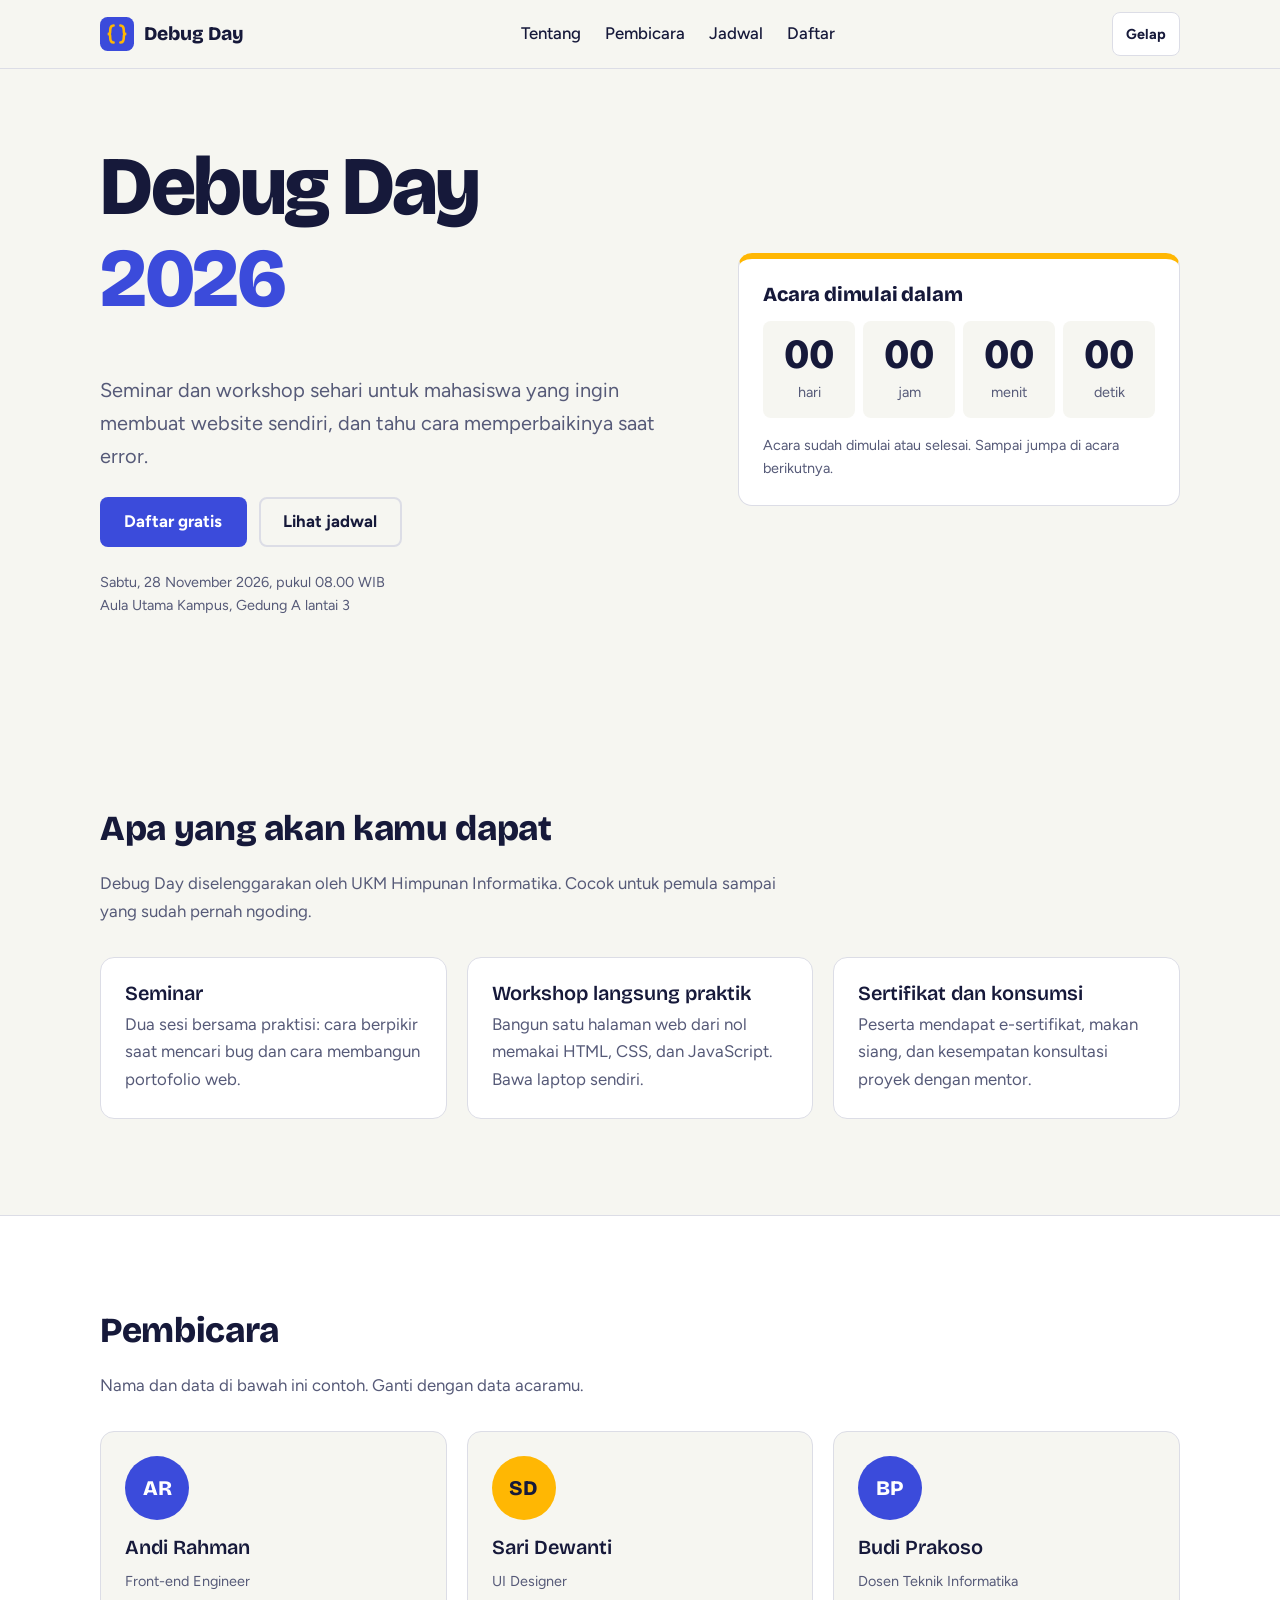
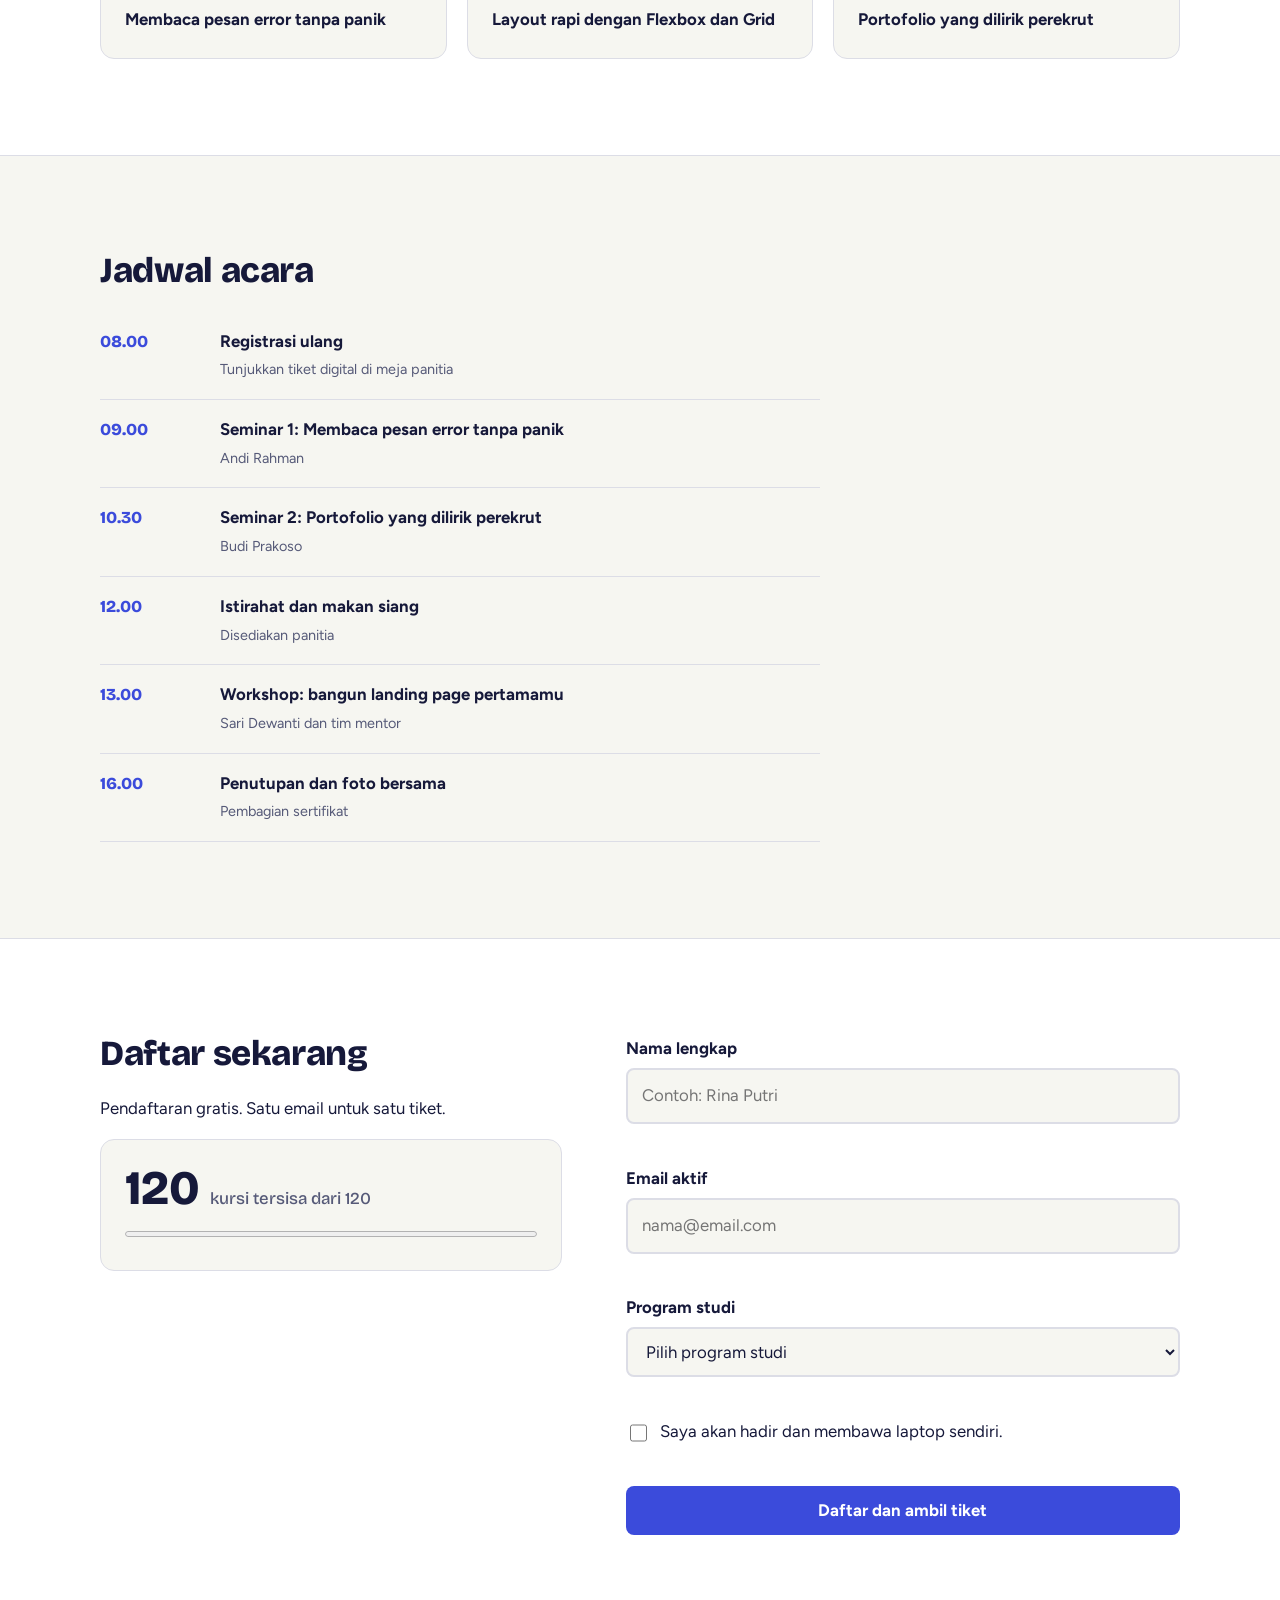
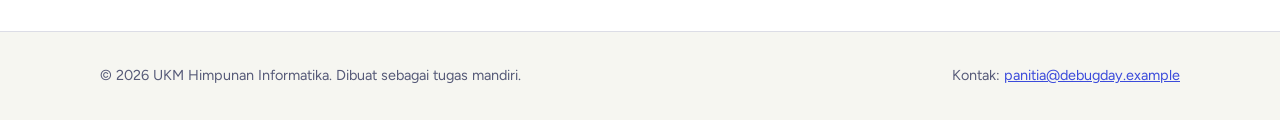
<file: index.html>
<!DOCTYPE html>
<html lang="id">
<head>
  <meta charset="UTF-8">
  <meta name="viewport" content="width=device-width, initial-scale=1">
  <meta name="description" content="Debug Day 2026: seminar dan workshop web development untuk mahasiswa, diselenggarakan oleh UKM Himpunan Informatika.">
  <title>Debug Day 2026 | Seminar &amp; Workshop Web Development</title>

  <!-- Font: Bricolage Grotesque (judul) + Figtree (isi). Ada fallback jika offline. -->
  <link rel="preconnect" href="https://fonts.googleapis.com">
  <link rel="preconnect" href="https://fonts.gstatic.com" crossorigin>
  <link href="https://fonts.googleapis.com/css2?family=Bricolage+Grotesque:opsz,wght@12..96,600;12..96,800&family=Figtree:wght@400;500;700&display=swap" rel="stylesheet">

  <style>
    /* ============================================================
       1. DESIGN TOKENS: palet warna, tipografi, jarak
       ============================================================ */
    :root {
      /* Palet warna (terang) */
      --bg: #F6F6F1;
      --surface: #FFFFFF;
      --ink: #16193A;
      --muted: #565A78;
      --primary: #3B4BDB;
      --on-primary: #FFFFFF;
      --accent: #FFB703;
      --on-accent: #16193A;
      --line: #DCDDE6;
      --danger: #B3261E;
      --success: #1B7F4B;

      /* Tipografi */
      --font-head: "Bricolage Grotesque", "Segoe UI", system-ui, sans-serif;
      --font-body: "Figtree", "Segoe UI", system-ui, sans-serif;

      /* Skala ukuran teks */
      --text-sm: 0.9rem;
      --text-base: 1.05rem;
      --text-lg: 1.25rem;
      --text-xl: clamp(1.6rem, 3vw, 2.2rem);
      --text-hero: clamp(2.6rem, 8vw, 5.2rem);

      /* Jarak & bentuk */
      --space: 1rem;
      --section-y: clamp(3.5rem, 8vw, 6rem);
      --radius: 14px;
      --radius-sm: 8px;
      --maxw: 1080px;
    }

    /* Palet warna (gelap), diaktifkan lewat tombol toggle */
    [data-theme="dark"] {
      --bg: #11132B;
      --surface: #1B1E3F;
      --ink: #EEF0FF;
      --muted: #A7ABCB;
      --primary: #939DFF;
      --on-primary: #11132B;
      --accent: #FFC933;
      --on-accent: #11132B;
      --line: #2E3262;
      --danger: #FF8A80;
      --success: #6FD9A0;
    }

    /* ============================================================
       2. RESET & DASAR
       ============================================================ */
    *, *::before, *::after { box-sizing: border-box; }
    html { scroll-behavior: smooth; scroll-padding-top: 5rem; }
    body {
      margin: 0;
      font-family: var(--font-body);
      font-size: var(--text-base);
      line-height: 1.65;
      color: var(--ink);
      background: var(--bg);
      transition: background-color .25s, color .25s;
    }
    img { max-width: 100%; display: block; }
    h1, h2, h3 { font-family: var(--font-head); line-height: 1.1; margin: 0 0 .6em; }
    h2 { font-size: var(--text-xl); font-weight: 800; letter-spacing: -0.01em; }
    h3 { font-size: var(--text-lg); font-weight: 600; }
    p { margin: 0 0 1em; max-width: 62ch; }
    a { color: var(--primary); }

    :focus-visible { outline: 3px solid var(--accent); outline-offset: 3px; border-radius: 4px; }

    .container { width: min(100% - 2rem, var(--maxw)); margin-inline: auto; }
    section { padding-block: var(--section-y); }
    .section-intro { color: var(--muted); margin-bottom: 2rem; }
    .skip-link {
      position: absolute; left: -999px; top: 0; background: var(--accent);
      color: var(--on-accent); padding: .6rem 1rem; z-index: 100;
    }
    .skip-link:focus { left: 0; }

    /* ============================================================
       3. KOMPONEN: tombol
       ============================================================ */
    .btn {
      display: inline-flex; align-items: center; justify-content: center;
      font: 700 var(--text-base)/1 var(--font-body);
      padding: .9rem 1.4rem; border-radius: var(--radius-sm);
      border: 2px solid transparent; cursor: pointer; text-decoration: none;
      transition: transform .15s, background-color .2s;
    }
    .btn:active { transform: translateY(1px); }
    .btn-primary { background: var(--primary); color: var(--on-primary); }
    .btn-primary:hover { filter: brightness(1.08); }
    .btn-primary:disabled { opacity: .5; cursor: not-allowed; }
    .btn-outline { background: transparent; color: var(--ink); border-color: var(--line); }
    .btn-outline:hover { border-color: var(--primary); }

    /* ============================================================
       4. HEADER & NAVIGASI (Flexbox)
       ============================================================ */
    .site-header {
      position: sticky; top: 0; z-index: 50;
      background: color-mix(in srgb, var(--bg) 92%, transparent);
      backdrop-filter: blur(8px);
      border-bottom: 1px solid var(--line);
    }
    .nav-bar {
      display: flex; align-items: center; justify-content: space-between;
      gap: 1rem; padding-block: .75rem;
    }
    .brand {
      display: flex; align-items: center; gap: .6rem;
      font-family: var(--font-head); font-weight: 800; font-size: 1.2rem;
      color: var(--ink); text-decoration: none;
    }
    .brand img { width: 34px; height: 34px; }
    .nav-menu { display: flex; align-items: center; gap: 1.5rem; list-style: none; margin: 0; padding: 0; }
    .nav-menu a { color: var(--ink); text-decoration: none; font-weight: 500; }
    .nav-menu a:hover { color: var(--primary); }
    .nav-actions { display: flex; align-items: center; gap: .5rem; }
    .icon-btn {
      background: var(--surface); color: var(--ink);
      border: 1px solid var(--line); border-radius: var(--radius-sm);
      min-width: 44px; height: 44px; font: 700 var(--text-sm)/1 var(--font-body);
      cursor: pointer; padding: 0 .8rem;
    }
    .icon-btn:hover { border-color: var(--primary); }
    .menu-toggle { display: none; }

    /* ============================================================
       5. HERO (Grid 2 kolom)
       ============================================================ */
    .hero { padding-top: clamp(2.5rem, 6vw, 4.5rem); }
    .hero-grid {
      display: grid; grid-template-columns: 1.3fr 1fr;
      gap: clamp(1.5rem, 5vw, 4rem); align-items: center;
    }
    .hero h1 { font-size: var(--text-hero); font-weight: 800; letter-spacing: -0.03em; }
    .hero h1 span { display: block; color: var(--primary); }
    .hero-lead { font-size: var(--text-lg); color: var(--muted); }
    .hero-cta { display: flex; flex-wrap: wrap; gap: .75rem; margin-top: 1.5rem; }
    .hero-meta { margin: 1.5rem 0 0; padding: 0; list-style: none; color: var(--muted); font-size: var(--text-sm); }

    .countdown-card {
      background: var(--surface); border: 1px solid var(--line);
      border-top: 6px solid var(--accent); border-radius: var(--radius);
      padding: 1.5rem;
    }
    .countdown-card h2 { font-size: var(--text-lg); margin-bottom: 1rem; }
    .countdown { display: grid; grid-template-columns: repeat(4, 1fr); gap: .5rem; margin: 0; }
    .countdown div { text-align: center; background: var(--bg); border-radius: var(--radius-sm); padding: .8rem .25rem; }
    .countdown dt { font-size: var(--text-sm); color: var(--muted); order: 2; }
    .countdown dd {
      margin: 0; order: 1; font-family: var(--font-head); font-weight: 800;
      font-size: clamp(1.8rem, 5vw, 2.6rem); line-height: 1; font-variant-numeric: tabular-nums;
    }
    .countdown div { display: flex; flex-direction: column; gap: .35rem; }
    .countdown-note { margin: 1rem 0 0; font-size: var(--text-sm); color: var(--muted); }

    /* ============================================================
       6. TENTANG & PEMBICARA (Grid kartu)
       ============================================================ */
    .about-grid { display: grid; grid-template-columns: repeat(3, 1fr); gap: 1.25rem; }
    .card {
      background: var(--surface); border: 1px solid var(--line);
      border-radius: var(--radius); padding: 1.5rem;
    }
    .card p { margin-bottom: 0; color: var(--muted); }
    .card h3 { margin-bottom: .4rem; }

    .speakers { background: var(--surface); border-block: 1px solid var(--line); }
    .speaker-grid { display: grid; grid-template-columns: repeat(3, 1fr); gap: 1.25rem; }
    .speaker { background: var(--bg); border: 1px solid var(--line); border-radius: var(--radius); padding: 1.5rem; }
    .avatar {
      width: 64px; height: 64px; border-radius: 50%;
      display: grid; place-items: center; margin-bottom: 1rem;
      font: 800 1.3rem var(--font-head);
      background: var(--primary); color: var(--on-primary);
    }
    .speaker:nth-child(2) .avatar { background: var(--accent); color: var(--on-accent); }
    .speaker p { margin: 0; color: var(--muted); font-size: var(--text-sm); }
    .speaker .topic { color: var(--ink); font-weight: 700; font-size: var(--text-base); margin-top: .75rem; }

    /* ============================================================
       7. JADWAL (urutan waktu, jadi memang berurutan)
       ============================================================ */
    .schedule { list-style: none; margin: 0; padding: 0; max-width: 720px; }
    .schedule li {
      display: grid; grid-template-columns: 6.5rem 1fr; gap: 1rem;
      padding: 1rem 0; border-bottom: 1px solid var(--line);
    }
    .schedule time { font-family: var(--font-head); font-weight: 800; color: var(--primary); }
    .schedule strong { display: block; }
    .schedule span { color: var(--muted); font-size: var(--text-sm); }

    /* ============================================================
       8. FORM PENDAFTARAN
       ============================================================ */
    .register { background: var(--surface); border-top: 1px solid var(--line); }
    .register-grid { display: grid; grid-template-columns: 1fr 1.2fr; gap: clamp(1.5rem, 5vw, 4rem); align-items: start; }
    .quota { background: var(--bg); border: 1px solid var(--line); border-radius: var(--radius); padding: 1.5rem; }
    .quota-number { font: 800 3rem/1 var(--font-head); margin: 0; }
    .quota-number small { font-size: var(--text-base); font-weight: 500; color: var(--muted); }
    progress { width: 100%; height: 12px; margin-top: 1rem; accent-color: var(--primary); }

    form { display: grid; gap: 1.1rem; }
    .field { display: grid; gap: .35rem; }
    label { font-weight: 700; }
    input[type="text"], input[type="email"], select {
      width: 100%; font: inherit; color: var(--ink);
      background: var(--bg); border: 2px solid var(--line);
      border-radius: var(--radius-sm); padding: .75rem .9rem;
    }
    input:focus, select:focus { border-color: var(--primary); outline: none; }
    [aria-invalid="true"] { border-color: var(--danger) !important; }
    .error { color: var(--danger); font-size: var(--text-sm); min-height: 1.2em; margin: 0; }
    .check { display: flex; gap: .6rem; align-items: flex-start; }
    .check input { margin-top: .4rem; width: 1.1rem; height: 1.1rem; accent-color: var(--primary); }
    .check label { font-weight: 400; }

    /* ============================================================
       9. MODAL (elemen <dialog>)
       ============================================================ */
    dialog {
      border: none; border-radius: var(--radius); padding: 2rem;
      width: min(92vw, 440px); background: var(--surface); color: var(--ink);
    }
    dialog::backdrop { background: rgba(10, 12, 35, .6); }
    dialog h2 { font-size: var(--text-xl); }
    .ticket {
      background: var(--bg); border-left: 6px solid var(--success);
      border-radius: var(--radius-sm); padding: 1rem; margin: 1rem 0 1.5rem;
    }
    .ticket p { margin: 0; }

    /* ============================================================
       10. FOOTER
       ============================================================ */
    .site-footer { border-top: 1px solid var(--line); padding-block: 2rem; color: var(--muted); font-size: var(--text-sm); }
    .footer-inner { display: flex; flex-wrap: wrap; justify-content: space-between; gap: 1rem; }
    .site-footer p { margin: 0; }

    /* ============================================================
       11. RESPONSIF
       ============================================================ */
    @media (max-width: 860px) {
      .hero-grid, .register-grid { grid-template-columns: 1fr; }
      .about-grid, .speaker-grid { grid-template-columns: 1fr; }
      .menu-toggle { display: inline-block; }
      .nav-menu {
        display: none; position: absolute; left: 0; right: 0; top: 100%;
        flex-direction: column; align-items: flex-start; gap: 0;
        background: var(--bg); border-bottom: 1px solid var(--line); padding: .5rem 1rem 1rem;
      }
      .nav-menu.open { display: flex; }
      .nav-menu li { width: 100%; }
      .nav-menu a { display: block; padding: .8rem 0; }
    }
    @media (prefers-reduced-motion: reduce) {
      html { scroll-behavior: auto; }
      * { transition: none !important; }
    }
  </style>
</head>

<body>
  <a class="skip-link" href="#main">Langsung ke konten</a>

  <!-- ================= HEADER ================= -->
  <header class="site-header">
    <div class="container nav-bar">
      <a class="brand" href="#beranda" aria-label="Debug Day 2026, kembali ke atas">
        <img alt="Logo Debug Day: tanda kurung kurawal berwarna biru"
             src="data:image/svg+xml;utf8,%3Csvg xmlns='http://www.w3.org/2000/svg' viewBox='0 0 40 40'%3E%3Crect width='40' height='40' rx='9' fill='%233B4BDB'/%3E%3Cpath d='M16 10c-4 0-4 3-4 6s0 4-3 4c3 0 3 1 3 4s0 6 4 6M24 10c4 0 4 3 4 6s0 4 3 4c-3 0-3 1-3 4s0 6-4 6' fill='none' stroke='%23FFB703' stroke-width='3' stroke-linecap='round'/%3E%3C/svg%3E">
        Debug Day
      </a>

      <nav aria-label="Navigasi utama">
        <ul class="nav-menu" id="nav-menu">
          <li><a href="#tentang">Tentang</a></li>
          <li><a href="#pembicara">Pembicara</a></li>
          <li><a href="#jadwal">Jadwal</a></li>
          <li><a href="#daftar">Daftar</a></li>
        </ul>
      </nav>

      <div class="nav-actions">
        <!-- INTERAKSI JS 1: toggle mode gelap/terang -->
        <button type="button" class="icon-btn" id="theme-toggle" aria-pressed="false" aria-label="Aktifkan mode gelap">Gelap</button>
        <!-- INTERAKSI JS 2: toggle menu di layar kecil -->
        <button type="button" class="icon-btn menu-toggle" id="menu-toggle" aria-expanded="false" aria-controls="nav-menu">Menu</button>
      </div>
    </div>
  </header>

  <main id="main">
    <!-- ================= HERO ================= -->
    <section class="hero" id="beranda" aria-labelledby="judul-hero">
      <div class="container hero-grid">
        <div>
          <h1 id="judul-hero">Debug Day <span>2026</span></h1>
          <p class="hero-lead">Seminar dan workshop sehari untuk mahasiswa yang ingin membuat website sendiri, dan tahu cara memperbaikinya saat error.</p>
          <div class="hero-cta">
            <a class="btn btn-primary" href="#daftar">Daftar gratis</a>
            <a class="btn btn-outline" href="#jadwal">Lihat jadwal</a>
          </div>
          <ul class="hero-meta">
            <li>Sabtu, 28 November 2026, pukul 08.00 WIB</li>
            <li>Aula Utama Kampus, Gedung A lantai 3</li>
          </ul>
        </div>

        <!-- INTERAKSI JS 3: countdown (counter) -->
        <aside class="countdown-card" aria-labelledby="judul-countdown">
          <h2 id="judul-countdown">Acara dimulai dalam</h2>
          <dl class="countdown" id="countdown" aria-live="off">
            <div><dt>hari</dt><dd id="cd-days">00</dd></div>
            <div><dt>jam</dt><dd id="cd-hours">00</dd></div>
            <div><dt>menit</dt><dd id="cd-minutes">00</dd></div>
            <div><dt>detik</dt><dd id="cd-seconds">00</dd></div>
          </dl>
          <p class="countdown-note" id="countdown-note">Hitung mundur menuju pembukaan acara.</p>
        </aside>
      </div>
    </section>

    <!-- ================= TENTANG ================= -->
    <section id="tentang" aria-labelledby="judul-tentang">
      <div class="container">
        <h2 id="judul-tentang">Apa yang akan kamu dapat</h2>
        <p class="section-intro">Debug Day diselenggarakan oleh UKM Himpunan Informatika. Cocok untuk pemula sampai yang sudah pernah ngoding.</p>
        <div class="about-grid">
          <article class="card">
            <h3>Seminar</h3>
            <p>Dua sesi bersama praktisi: cara berpikir saat mencari bug dan cara membangun portofolio web.</p>
          </article>
          <article class="card">
            <h3>Workshop langsung praktik</h3>
            <p>Bangun satu halaman web dari nol memakai HTML, CSS, dan JavaScript. Bawa laptop sendiri.</p>
          </article>
          <article class="card">
            <h3>Sertifikat dan konsumsi</h3>
            <p>Peserta mendapat e-sertifikat, makan siang, dan kesempatan konsultasi proyek dengan mentor.</p>
          </article>
        </div>
      </div>
    </section>

    <!-- ================= PEMBICARA ================= -->
    <section class="speakers" id="pembicara" aria-labelledby="judul-pembicara">
      <div class="container">
        <h2 id="judul-pembicara">Pembicara</h2>
        <p class="section-intro">Nama dan data di bawah ini contoh. Ganti dengan data acaramu.</p>
        <div class="speaker-grid">
          <article class="speaker">
            <div class="avatar" aria-hidden="true">AR</div>
            <h3>Andi Rahman</h3>
            <p>Front-end Engineer</p>
            <p class="topic">Membaca pesan error tanpa panik</p>
          </article>
          <article class="speaker">
            <div class="avatar" aria-hidden="true">SD</div>
            <h3>Sari Dewanti</h3>
            <p>UI Designer</p>
            <p class="topic">Layout rapi dengan Flexbox dan Grid</p>
          </article>
          <article class="speaker">
            <div class="avatar" aria-hidden="true">BP</div>
            <h3>Budi Prakoso</h3>
            <p>Dosen Teknik Informatika</p>
            <p class="topic">Portofolio yang dilirik perekrut</p>
          </article>
        </div>
      </div>
    </section>

    <!-- ================= JADWAL ================= -->
    <section id="jadwal" aria-labelledby="judul-jadwal">
      <div class="container">
        <h2 id="judul-jadwal">Jadwal acara</h2>
        <ol class="schedule">
          <li><time datetime="2026-11-28T08:00">08.00</time><div><strong>Registrasi ulang</strong><span>Tunjukkan tiket digital di meja panitia</span></div></li>
          <li><time datetime="2026-11-28T09:00">09.00</time><div><strong>Seminar 1: Membaca pesan error tanpa panik</strong><span>Andi Rahman</span></div></li>
          <li><time datetime="2026-11-28T10:30">10.30</time><div><strong>Seminar 2: Portofolio yang dilirik perekrut</strong><span>Budi Prakoso</span></div></li>
          <li><time datetime="2026-11-28T12:00">12.00</time><div><strong>Istirahat dan makan siang</strong><span>Disediakan panitia</span></div></li>
          <li><time datetime="2026-11-28T13:00">13.00</time><div><strong>Workshop: bangun landing page pertamamu</strong><span>Sari Dewanti dan tim mentor</span></div></li>
          <li><time datetime="2026-11-28T16:00">16.00</time><div><strong>Penutupan dan foto bersama</strong><span>Pembagian sertifikat</span></div></li>
        </ol>
      </div>
    </section>

    <!-- ================= DAFTAR ================= -->
    <section class="register" id="daftar" aria-labelledby="judul-daftar">
      <div class="container register-grid">
        <div>
          <h2 id="judul-daftar">Daftar sekarang</h2>
          <p>Pendaftaran gratis. Satu email untuk satu tiket.</p>
          <div class="quota">
            <p class="quota-number"><span id="quota-left">120</span> <small>kursi tersisa dari 120</small></p>
            <progress id="quota-bar" max="120" value="0" aria-label="Kursi yang sudah terisi"></progress>
          </div>
        </div>

        <!-- INTERAKSI JS 4: validasi form + modal konfirmasi -->
        <form id="register-form" novalidate>
          <div class="field">
            <label for="nama">Nama lengkap</label>
            <input type="text" id="nama" name="nama" autocomplete="name" placeholder="Contoh: Rina Putri" required aria-describedby="err-nama">
            <p class="error" id="err-nama" role="alert"></p>
          </div>

          <div class="field">
            <label for="email">Email aktif</label>
            <input type="email" id="email" name="email" autocomplete="email" placeholder="nama@email.com" required aria-describedby="err-email">
            <p class="error" id="err-email" role="alert"></p>
          </div>

          <div class="field">
            <label for="jurusan">Program studi</label>
            <select id="jurusan" name="jurusan" required aria-describedby="err-jurusan">
              <option value="">Pilih program studi</option>
              <option>Informatika</option>
              <option>Sistem Informasi</option>
              <option>Teknik Elektro</option>
              <option>Desain Komunikasi Visual</option>
              <option>Lainnya</option>
            </select>
            <p class="error" id="err-jurusan" role="alert"></p>
          </div>

          <div class="field">
            <div class="check">
              <input type="checkbox" id="setuju" name="setuju" required aria-describedby="err-setuju">
              <label for="setuju">Saya akan hadir dan membawa laptop sendiri.</label>
            </div>
            <p class="error" id="err-setuju" role="alert"></p>
          </div>

          <button type="submit" class="btn btn-primary" id="submit-btn">Daftar dan ambil tiket</button>
        </form>
      </div>
    </section>
  </main>

  <!-- ================= MODAL KONFIRMASI ================= -->
  <dialog id="success-modal" aria-labelledby="modal-title">
    <h2 id="modal-title">Pendaftaran berhasil</h2>
    <p>Terima kasih, <strong id="modal-name"></strong>. Tiketmu sudah dikirim ke email berikut.</p>
    <div class="ticket">
      <p id="modal-email"></p>
      <p>Sabtu, 28 November 2026, 08.00 WIB</p>
    </div>
    <button type="button" class="btn btn-primary" id="modal-close">Selesai</button>
  </dialog>

  <!-- ================= FOOTER ================= -->
  <footer class="site-footer">
    <div class="container footer-inner">
      <p>&copy; 2026 UKM Himpunan Informatika. Dibuat sebagai tugas mandiri.</p>
      <p>Kontak: <a href="mailto:panitia@debugday.example">panitia@debugday.example</a></p>
    </div>
  </footer>

  <script>
    "use strict";

    /* ============================================================
       INTERAKSI 1: Toggle mode gelap/terang
       ============================================================ */
    const root = document.documentElement;
    const themeBtn = document.getElementById("theme-toggle");

    function setTheme(theme) {
      root.setAttribute("data-theme", theme);
      const isDark = theme === "dark";
      themeBtn.setAttribute("aria-pressed", String(isDark));
      themeBtn.setAttribute("aria-label", isDark ? "Aktifkan mode terang" : "Aktifkan mode gelap");
      themeBtn.textContent = isDark ? "Terang" : "Gelap";
    }
    // Awal: ikuti pengaturan perangkat
    setTheme(window.matchMedia("(prefers-color-scheme: dark)").matches ? "dark" : "light");
    themeBtn.addEventListener("click", () => {
      setTheme(root.getAttribute("data-theme") === "dark" ? "light" : "dark");
    });

    /* ============================================================
       INTERAKSI 2: Toggle menu navigasi (layar kecil)
       ============================================================ */
    const menuBtn = document.getElementById("menu-toggle");
    const menu = document.getElementById("nav-menu");

    menuBtn.addEventListener("click", () => {
      const open = menu.classList.toggle("open");
      menuBtn.setAttribute("aria-expanded", String(open));
    });
    // Tutup menu setelah salah satu tautan diklik
    menu.addEventListener("click", (e) => {
      if (e.target.tagName === "A") {
        menu.classList.remove("open");
        menuBtn.setAttribute("aria-expanded", "false");
      }
    });

    /* ============================================================
       INTERAKSI 3: Countdown menuju hari acara
       ============================================================ */
    const EVENT_DATE = new Date("2026-11-28T08:00:00+07:00"); // ubah sesuai acaramu
    const cd = {
      days: document.getElementById("cd-days"),
      hours: document.getElementById("cd-hours"),
      minutes: document.getElementById("cd-minutes"),
      seconds: document.getElementById("cd-seconds"),
    };
    const cdNote = document.getElementById("countdown-note");
    const pad = (n) => String(n).padStart(2, "0");

    function updateCountdown() {
      const diff = EVENT_DATE - new Date();
      if (diff <= 0) {
        Object.values(cd).forEach((el) => (el.textContent = "00"));
        cdNote.textContent = "Acara sudah dimulai atau selesai. Sampai jumpa di acara berikutnya.";
        clearInterval(cdTimer);
        return;
      }
      const totalSeconds = Math.floor(diff / 1000);
      cd.days.textContent = pad(Math.floor(totalSeconds / 86400));
      cd.hours.textContent = pad(Math.floor((totalSeconds % 86400) / 3600));
      cd.minutes.textContent = pad(Math.floor((totalSeconds % 3600) / 60));
      cd.seconds.textContent = pad(totalSeconds % 60);
    }
    updateCountdown();
    const cdTimer = setInterval(updateCountdown, 1000);

    /* ============================================================
       INTERAKSI 4: Validasi form + modal konfirmasi + counter kuota
       ============================================================ */
    const TOTAL_QUOTA = 120;
    let quotaLeft = 87; // contoh: sebagian kursi sudah terisi

    const form = document.getElementById("register-form");
    const submitBtn = document.getElementById("submit-btn");
    const quotaText = document.getElementById("quota-left");
    const quotaBar = document.getElementById("quota-bar");
    const modal = document.getElementById("success-modal");

    function renderQuota() {
      quotaText.textContent = quotaLeft;
      quotaBar.value = TOTAL_QUOTA - quotaLeft;
      if (quotaLeft <= 0) {
        submitBtn.disabled = true;
        submitBtn.textContent = "Kursi sudah penuh";
      }
    }
    renderQuota();

    // Aturan validasi tiap kolom: mengembalikan pesan error, atau "" jika valid
    const rules = {
      nama(value) {
        if (!value.trim()) return "Nama wajib diisi.";
        if (value.trim().length < 3) return "Nama minimal 3 huruf.";
        return "";
      },
      email(value) {
        if (!value.trim()) return "Email wajib diisi.";
        if (!/^[^\s@]+@[^\s@]+\.[^\s@]{2,}$/.test(value.trim())) return "Format email belum benar. Contoh: nama@email.com";
        return "";
      },
      jurusan(value) {
        return value ? "" : "Pilih salah satu program studi.";
      },
      setuju(_value, field) {
        return field.checked ? "" : "Centang untuk melanjutkan.";
      },
    };

    function validateField(field) {
      const message = rules[field.name](field.value, field);
      const errorEl = document.getElementById("err-" + field.name);
      errorEl.textContent = message;
      field.setAttribute("aria-invalid", message ? "true" : "false");
      return message === "";
    }

    // Cek ulang saat pengguna mengetik atau berpindah kolom
    form.querySelectorAll("input, select").forEach((field) => {
      field.addEventListener("blur", () => validateField(field));
      field.addEventListener("input", () => {
        if (field.getAttribute("aria-invalid") === "true") validateField(field);
      });
    });

    form.addEventListener("submit", (event) => {
      event.preventDefault(); // cegah halaman reload
      const fields = [...form.querySelectorAll("input, select")];
      const results = fields.map(validateField); // validasi semua kolom
      const firstInvalid = fields.find((_, i) => !results[i]);

      if (firstInvalid) {
        firstInvalid.focus(); // arahkan ke kolom pertama yang salah
        return;
      }

      // Semua valid: kurangi kuota dan tampilkan modal
      quotaLeft -= 1;
      renderQuota();
      document.getElementById("modal-name").textContent = form.nama.value.trim();
      document.getElementById("modal-email").textContent = form.email.value.trim();
      modal.showModal();
      form.reset();
      fields.forEach((f) => f.removeAttribute("aria-invalid"));
    });

    // Tutup modal: tombol, klik di luar kotak, atau tombol Esc (bawaan dialog)
    document.getElementById("modal-close").addEventListener("click", () => modal.close());
    modal.addEventListener("click", (e) => {
      const box = modal.getBoundingClientRect();
      const inside = e.clientX >= box.left && e.clientX <= box.right &&
                     e.clientY >= box.top && e.clientY <= box.bottom;
      if (!inside) modal.close(); // klik di area gelap luar kotak
    });
  </script>
</body>
</html>
</file>
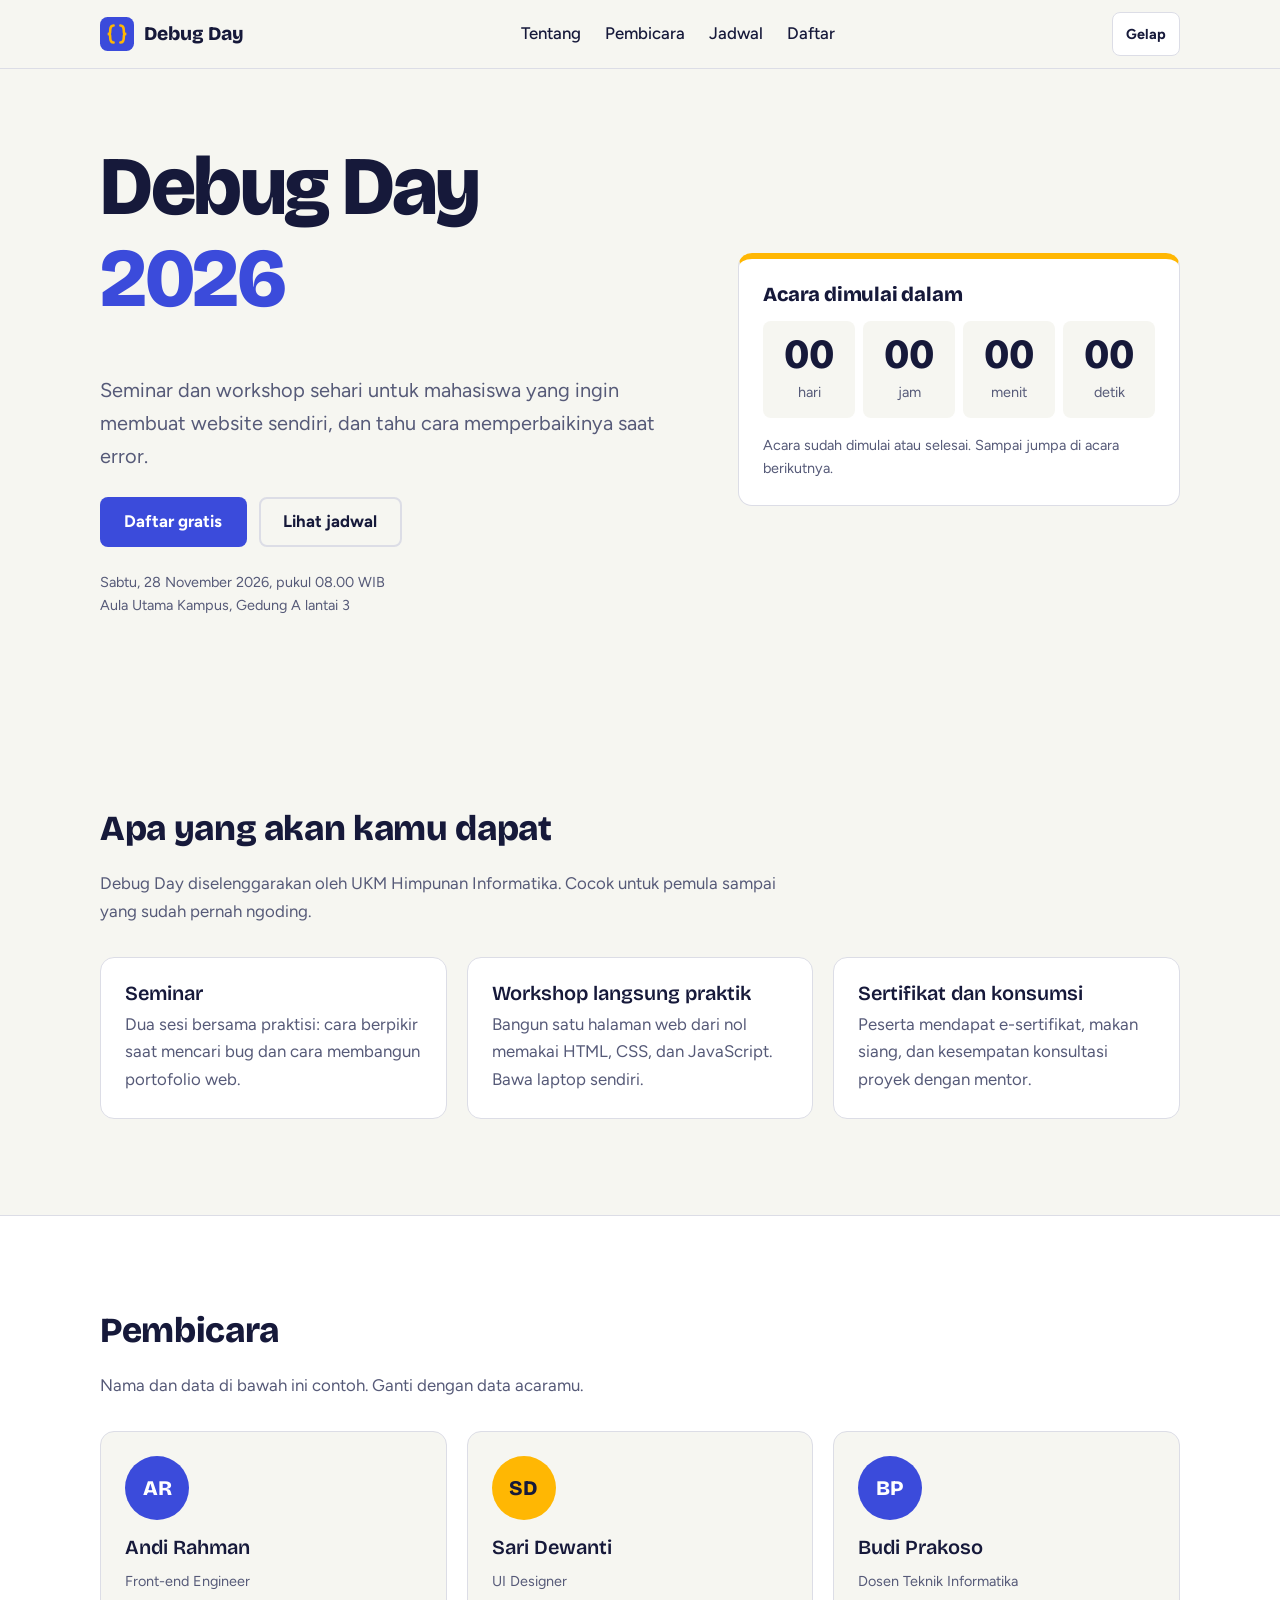
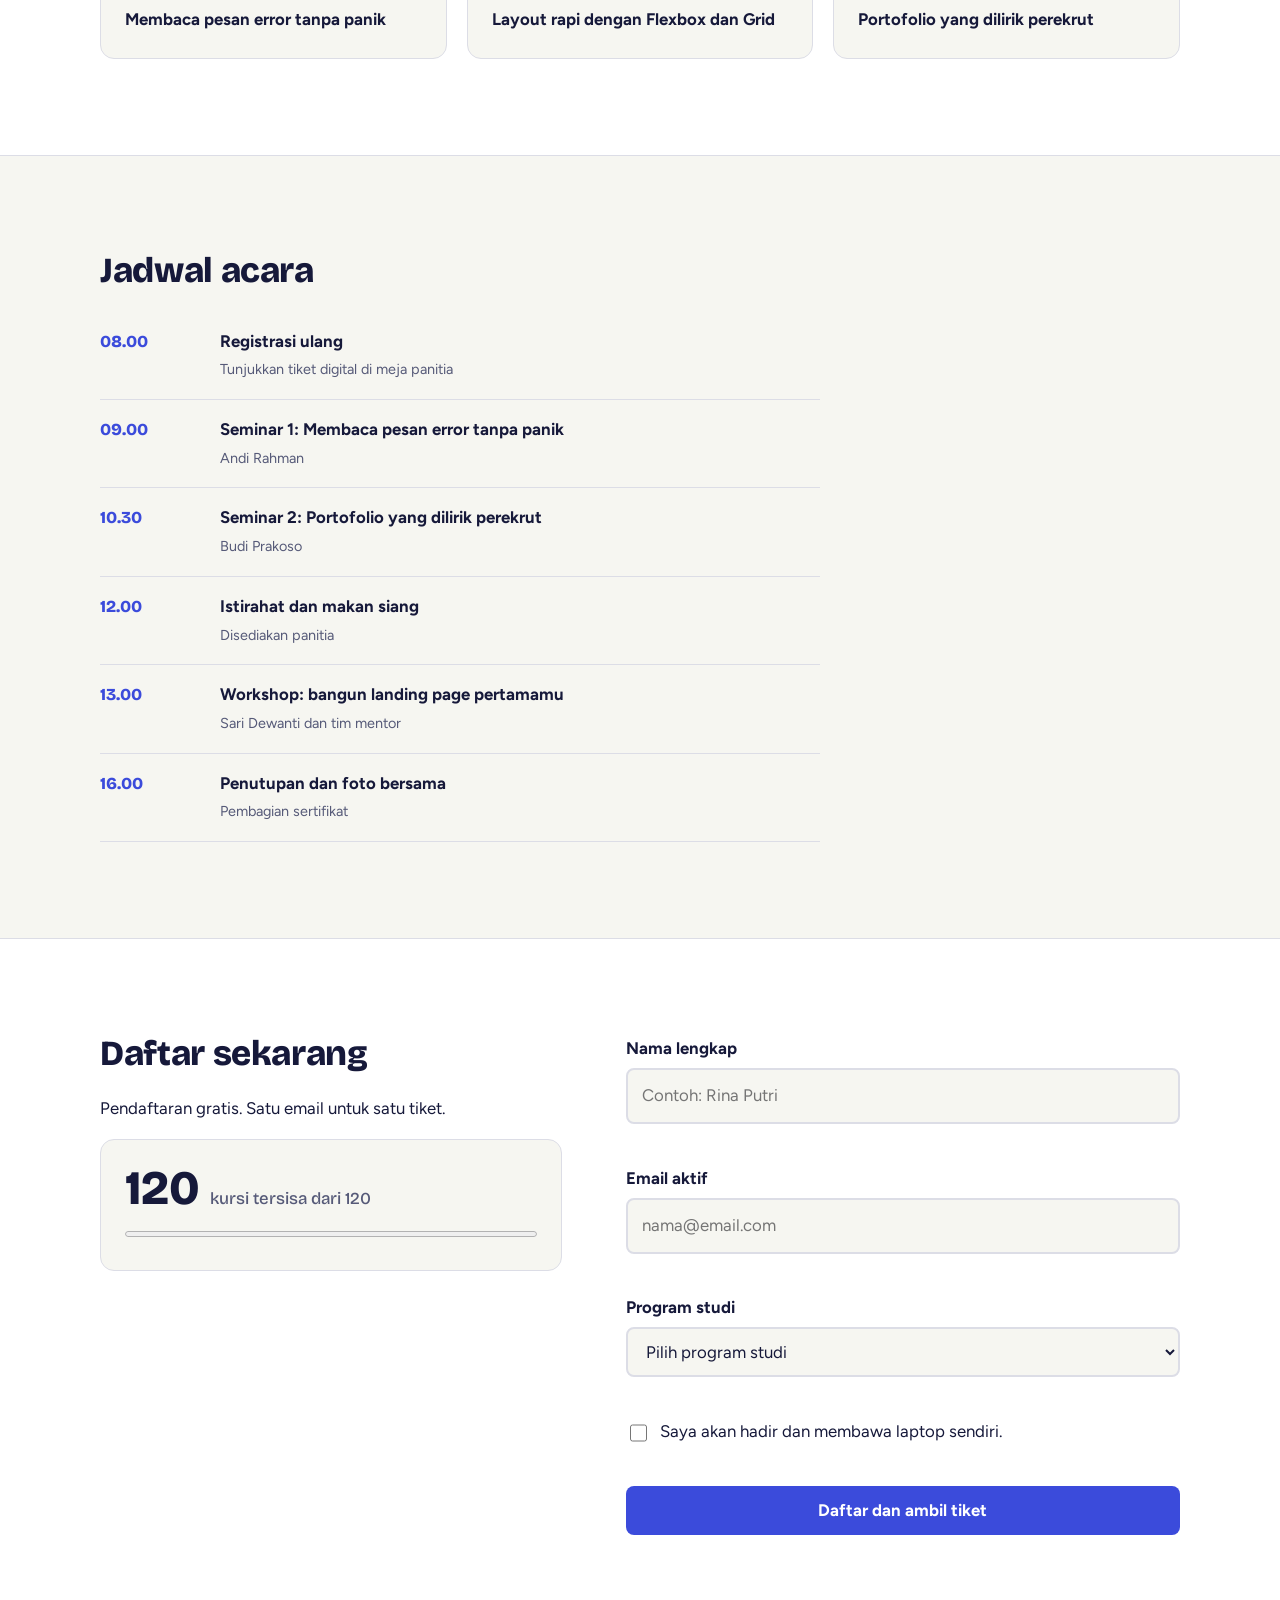
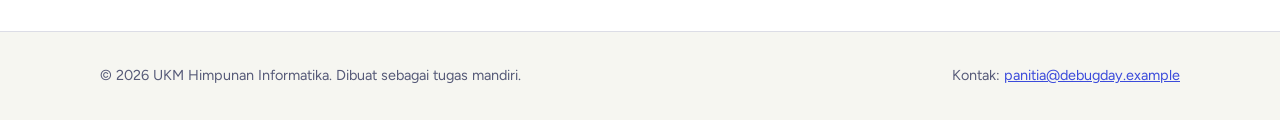
<file: index (1).html>
<!DOCTYPE html>
<html lang="id">
<head>
  <meta charset="UTF-8">
  <meta name="viewport" content="width=device-width, initial-scale=1">
  <meta name="description" content="Debug Day 2026: seminar dan workshop web development untuk mahasiswa, diselenggarakan oleh UKM Himpunan Informatika.">
  <script>document.documentElement.classList.add("js");</script>
  <title>Debug Day 2026 | Seminar &amp; Workshop Web Development</title>

  <!-- Font: Bricolage Grotesque (judul) + Figtree (isi). Ada fallback jika offline. -->
  <link rel="preconnect" href="https://fonts.googleapis.com">
  <link rel="preconnect" href="https://fonts.gstatic.com" crossorigin>
  <link href="https://fonts.googleapis.com/css2?family=Bricolage+Grotesque:opsz,wght@12..96,600;12..96,800&family=Figtree:wght@400;500;700&display=swap" rel="stylesheet">

  <link rel="stylesheet" href="style.css">
</head>

<body>
  <a class="skip-link" href="#main">Langsung ke konten</a>

  <!-- ================= HEADER ================= -->
  <header class="site-header">
    <div class="container nav-bar">
      <a class="brand" href="#beranda" aria-label="Debug Day 2026, kembali ke atas">
        <img alt="Logo Debug Day: tanda kurung kurawal berwarna biru"
             src="data:image/svg+xml;utf8,%3Csvg xmlns='http://www.w3.org/2000/svg' viewBox='0 0 40 40'%3E%3Crect width='40' height='40' rx='9' fill='%233B4BDB'/%3E%3Cpath d='M16 10c-4 0-4 3-4 6s0 4-3 4c3 0 3 1 3 4s0 6 4 6M24 10c4 0 4 3 4 6s0 4 3 4c-3 0-3 1-3 4s0 6-4 6' fill='none' stroke='%23FFB703' stroke-width='3' stroke-linecap='round'/%3E%3C/svg%3E">
        Debug Day
      </a>

      <nav aria-label="Navigasi utama">
        <ul class="nav-menu" id="nav-menu">
          <li><a href="#tentang">Tentang</a></li>
          <li><a href="#pembicara">Pembicara</a></li>
          <li><a href="#jadwal">Jadwal</a></li>
          <li><a href="#daftar">Daftar</a></li>
        </ul>
      </nav>

      <div class="nav-actions">
        <!-- INTERAKSI JS 1: toggle mode gelap/terang -->
        <button type="button" class="icon-btn" id="theme-toggle" aria-pressed="false" aria-label="Aktifkan mode gelap">Gelap</button>
        <!-- INTERAKSI JS 2: toggle menu di layar kecil -->
        <button type="button" class="icon-btn menu-toggle" id="menu-toggle" aria-expanded="false" aria-controls="nav-menu">Menu</button>
      </div>
    </div>
  </header>

  <main id="main">
    <!-- ================= HERO ================= -->
    <section class="hero" id="beranda" aria-labelledby="judul-hero">
      <div class="container hero-grid">
        <div>
          <h1 id="judul-hero">Debug Day <span>2026</span></h1>
          <p class="hero-lead">Seminar dan workshop sehari untuk mahasiswa yang ingin membuat website sendiri, dan tahu cara memperbaikinya saat error.</p>
          <div class="hero-cta">
            <a class="btn btn-primary" href="#daftar">Daftar gratis</a>
            <a class="btn btn-outline" href="#jadwal">Lihat jadwal</a>
          </div>
          <ul class="hero-meta">
            <li>Sabtu, 28 November 2026, pukul 08.00 WIB</li>
            <li>Aula Utama Kampus, Gedung A lantai 3</li>
          </ul>
        </div>

        <!-- INTERAKSI JS 3: countdown (counter) -->
        <aside class="countdown-card" aria-labelledby="judul-countdown">
          <h2 id="judul-countdown">Acara dimulai dalam</h2>
          <dl class="countdown" id="countdown" aria-live="off">
            <div><dt>hari</dt><dd id="cd-days">00</dd></div>
            <div><dt>jam</dt><dd id="cd-hours">00</dd></div>
            <div><dt>menit</dt><dd id="cd-minutes">00</dd></div>
            <div><dt>detik</dt><dd id="cd-seconds">00</dd></div>
          </dl>
          <p class="countdown-note" id="countdown-note">Hitung mundur menuju pembukaan acara.</p>
          <noscript><p class="countdown-note">Hitung mundur tidak tampil karena JavaScript nonaktif. Acara: Sabtu, 28 November 2026, 08.00 WIB.</p></noscript>
        </aside>
      </div>
    </section>

    <!-- ================= TENTANG ================= -->
    <section id="tentang" aria-labelledby="judul-tentang">
      <div class="container">
        <h2 id="judul-tentang">Apa yang akan kamu dapat</h2>
        <p class="section-intro">Debug Day diselenggarakan oleh UKM Himpunan Informatika. Cocok untuk pemula sampai yang sudah pernah ngoding.</p>
        <div class="about-grid">
          <article class="card">
            <h3>Seminar</h3>
            <p>Dua sesi bersama praktisi: cara berpikir saat mencari bug dan cara membangun portofolio web.</p>
          </article>
          <article class="card">
            <h3>Workshop langsung praktik</h3>
            <p>Bangun satu halaman web dari nol memakai HTML, CSS, dan JavaScript. Bawa laptop sendiri.</p>
          </article>
          <article class="card">
            <h3>Sertifikat dan konsumsi</h3>
            <p>Peserta mendapat e-sertifikat, makan siang, dan kesempatan konsultasi proyek dengan mentor.</p>
          </article>
        </div>
      </div>
    </section>

    <!-- ================= PEMBICARA ================= -->
    <section class="speakers" id="pembicara" aria-labelledby="judul-pembicara">
      <div class="container">
        <h2 id="judul-pembicara">Pembicara</h2>
        <p class="section-intro">Nama dan data di bawah ini contoh. Ganti dengan data acaramu.</p>
        <div class="speaker-grid">
          <article class="speaker">
            <div class="avatar" aria-hidden="true">AR</div>
            <h3>Andi Rahman</h3>
            <p>Front-end Engineer</p>
            <p class="topic">Membaca pesan error tanpa panik</p>
          </article>
          <article class="speaker">
            <div class="avatar" aria-hidden="true">SD</div>
            <h3>Sari Dewanti</h3>
            <p>UI Designer</p>
            <p class="topic">Layout rapi dengan Flexbox dan Grid</p>
          </article>
          <article class="speaker">
            <div class="avatar" aria-hidden="true">BP</div>
            <h3>Budi Prakoso</h3>
            <p>Dosen Teknik Informatika</p>
            <p class="topic">Portofolio yang dilirik perekrut</p>
          </article>
        </div>
      </div>
    </section>

    <!-- ================= JADWAL ================= -->
    <section id="jadwal" aria-labelledby="judul-jadwal">
      <div class="container">
        <h2 id="judul-jadwal">Jadwal acara</h2>
        <ol class="schedule">
          <li><time datetime="2026-11-28T08:00">08.00</time><div><strong>Registrasi ulang</strong><span>Tunjukkan tiket digital di meja panitia</span></div></li>
          <li><time datetime="2026-11-28T09:00">09.00</time><div><strong>Seminar 1: Membaca pesan error tanpa panik</strong><span>Andi Rahman</span></div></li>
          <li><time datetime="2026-11-28T10:30">10.30</time><div><strong>Seminar 2: Portofolio yang dilirik perekrut</strong><span>Budi Prakoso</span></div></li>
          <li><time datetime="2026-11-28T12:00">12.00</time><div><strong>Istirahat dan makan siang</strong><span>Disediakan panitia</span></div></li>
          <li><time datetime="2026-11-28T13:00">13.00</time><div><strong>Workshop: bangun landing page pertamamu</strong><span>Sari Dewanti dan tim mentor</span></div></li>
          <li><time datetime="2026-11-28T16:00">16.00</time><div><strong>Penutupan dan foto bersama</strong><span>Pembagian sertifikat</span></div></li>
        </ol>
      </div>
    </section>

    <!-- ================= DAFTAR ================= -->
    <section class="register" id="daftar" aria-labelledby="judul-daftar">
      <div class="container register-grid">
        <div>
          <h2 id="judul-daftar">Daftar sekarang</h2>
          <p>Pendaftaran gratis. Satu email untuk satu tiket.</p>
          <div class="quota">
            <p class="quota-number"><span id="quota-left">120</span> <small>kursi tersisa dari 120</small></p>
            <progress id="quota-bar" max="120" value="0" aria-label="Kursi yang sudah terisi"></progress>
          </div>
        </div>

        <!-- INTERAKSI JS 4: validasi form + modal konfirmasi -->
        <form id="register-form" novalidate>
          <div class="field">
            <label for="nama">Nama lengkap</label>
            <input type="text" id="nama" name="nama" autocomplete="name" placeholder="Contoh: Rina Putri" required aria-describedby="err-nama">
            <p class="error" id="err-nama" role="alert"></p>
          </div>

          <div class="field">
            <label for="email">Email aktif</label>
            <input type="email" id="email" name="email" autocomplete="email" placeholder="nama@email.com" required aria-describedby="err-email">
            <p class="error" id="err-email" role="alert"></p>
          </div>

          <div class="field">
            <label for="jurusan">Program studi</label>
            <select id="jurusan" name="jurusan" required aria-describedby="err-jurusan">
              <option value="">Pilih program studi</option>
              <option>Informatika</option>
              <option>Sistem Informasi</option>
              <option>Teknik Elektro</option>
              <option>Desain Komunikasi Visual</option>
              <option>Lainnya</option>
            </select>
            <p class="error" id="err-jurusan" role="alert"></p>
          </div>

          <div class="field">
            <div class="check">
              <input type="checkbox" id="setuju" name="setuju" required aria-describedby="err-setuju">
              <label for="setuju">Saya akan hadir dan membawa laptop sendiri.</label>
            </div>
            <p class="error" id="err-setuju" role="alert"></p>
          </div>

          <button type="submit" class="btn btn-primary" id="submit-btn">Daftar dan ambil tiket</button>
        </form>
      </div>
    </section>
  </main>

  <!-- ================= MODAL KONFIRMASI ================= -->
  <dialog id="success-modal" aria-labelledby="modal-title">
    <h2 id="modal-title">Pendaftaran berhasil</h2>
    <p>Terima kasih, <strong id="modal-name"></strong>. Tiketmu sudah dikirim ke email berikut.</p>
    <div class="ticket">
      <p id="modal-email"></p>
      <p>Sabtu, 28 November 2026, 08.00 WIB</p>
    </div>
    <button type="button" class="btn btn-primary" id="modal-close">Selesai</button>
  </dialog>

  <!-- ================= FOOTER ================= -->
  <footer class="site-footer">
    <div class="container footer-inner">
      <p>&copy; 2026 UKM Himpunan Informatika. Dibuat sebagai tugas mandiri.</p>
      <p>Kontak: <a href="mailto:panitia@debugday.example">panitia@debugday.example</a></p>
    </div>
  </footer>

  <script src="script.js"></script>
</body>
</html>
</file>
<file: style.css>
/* ============================================================
   1. DESIGN TOKENS: palet warna, tipografi, jarak
   ============================================================ */
:root {
  /* Palet warna (terang) */
  --bg: #F6F6F1;
  --surface: #FFFFFF;
  --ink: #16193A;
  --muted: #565A78;
  --primary: #3B4BDB;
  --on-primary: #FFFFFF;
  --accent: #FFB703;
  --on-accent: #16193A;
  --line: #DCDDE6;
  --danger: #B3261E;
  --success: #1B7F4B;

  /* Tipografi */
  --font-head: "Bricolage Grotesque", "Segoe UI", system-ui, sans-serif;
  --font-body: "Figtree", "Segoe UI", system-ui, sans-serif;

  /* Skala ukuran teks */
  --text-sm: 0.9rem;
  --text-base: 1.05rem;
  --text-lg: 1.25rem;
  --text-xl: clamp(1.6rem, 3vw, 2.2rem);
  --text-hero: clamp(2.6rem, 8vw, 5.2rem);

  /* Jarak & bentuk */
  --space: 1rem;
  --section-y: clamp(3.5rem, 8vw, 6rem);
  --radius: 14px;
  --radius-sm: 8px;
  --maxw: 1080px;
}

/* Palet warna (gelap), diaktifkan lewat tombol toggle */
[data-theme="dark"] {
  --bg: #11132B;
  --surface: #1B1E3F;
  --ink: #EEF0FF;
  --muted: #A7ABCB;
  --primary: #939DFF;
  --on-primary: #11132B;
  --accent: #FFC933;
  --on-accent: #11132B;
  --line: #2E3262;
  --danger: #FF8A80;
  --success: #6FD9A0;
}

/* ============================================================
   2. RESET & DASAR
   ============================================================ */
*, *::before, *::after { box-sizing: border-box; }
html { scroll-behavior: smooth; scroll-padding-top: 5rem; }
body {
  margin: 0;
  font-family: var(--font-body);
  font-size: var(--text-base);
  line-height: 1.65;
  color: var(--ink);
  background: var(--bg);
  transition: background-color .25s, color .25s;
}
img { max-width: 100%; display: block; }
h1, h2, h3 { font-family: var(--font-head); line-height: 1.1; margin: 0 0 .6em; }
h2 { font-size: var(--text-xl); font-weight: 800; letter-spacing: -0.01em; }
h3 { font-size: var(--text-lg); font-weight: 600; }
p { margin: 0 0 1em; max-width: 62ch; }
a { color: var(--primary); }

:focus-visible { outline: 3px solid var(--accent); outline-offset: 3px; border-radius: 4px; }

.container { width: min(100% - 2rem, var(--maxw)); margin-inline: auto; }
section { padding-block: var(--section-y); }
.section-intro { color: var(--muted); margin-bottom: 2rem; }
.skip-link {
  position: absolute; left: -999px; top: 0; background: var(--accent);
  color: var(--on-accent); padding: .6rem 1rem; z-index: 100;
}
.skip-link:focus { left: 0; }

/* ============================================================
   3. KOMPONEN: tombol
   ============================================================ */
.btn {
  display: inline-flex; align-items: center; justify-content: center;
  font: 700 var(--text-base)/1 var(--font-body);
  padding: .9rem 1.4rem; border-radius: var(--radius-sm);
  border: 2px solid transparent; cursor: pointer; text-decoration: none;
  transition: transform .15s, background-color .2s;
}
.btn:active { transform: translateY(1px); }
.btn-primary { background: var(--primary); color: var(--on-primary); }
.btn-primary:hover { filter: brightness(1.08); }
.btn-primary:disabled { opacity: .5; cursor: not-allowed; }
.btn-outline { background: transparent; color: var(--ink); border-color: var(--line); }
.btn-outline:hover { border-color: var(--primary); }

/* ============================================================
   4. HEADER & NAVIGASI (Flexbox)
   ============================================================ */
.site-header {
  position: sticky; top: 0; z-index: 50;
  background: color-mix(in srgb, var(--bg) 92%, transparent);
  backdrop-filter: blur(8px);
  border-bottom: 1px solid var(--line);
}
.nav-bar {
  display: flex; align-items: center; justify-content: space-between;
  gap: 1rem; padding-block: .75rem;
}
.brand {
  display: flex; align-items: center; gap: .6rem;
  font-family: var(--font-head); font-weight: 800; font-size: 1.2rem;
  color: var(--ink); text-decoration: none;
}
.brand img { width: 34px; height: 34px; }
.nav-menu { display: flex; align-items: center; gap: 1.5rem; list-style: none; margin: 0; padding: 0; }
.nav-menu a { color: var(--ink); text-decoration: none; font-weight: 500; }
.nav-menu a:hover { color: var(--primary); }
.nav-actions { display: flex; align-items: center; gap: .5rem; }
.icon-btn {
  background: var(--surface); color: var(--ink);
  border: 1px solid var(--line); border-radius: var(--radius-sm);
  min-width: 44px; height: 44px; font: 700 var(--text-sm)/1 var(--font-body);
  cursor: pointer; padding: 0 .8rem;
}
.icon-btn:hover { border-color: var(--primary); }
.menu-toggle { display: none; }

/* ============================================================
   5. HERO (Grid 2 kolom)
   ============================================================ */
.hero { padding-top: clamp(2.5rem, 6vw, 4.5rem); }
.hero-grid {
  display: grid; grid-template-columns: 1.3fr 1fr;
  gap: clamp(1.5rem, 5vw, 4rem); align-items: center;
}
.hero h1 { font-size: var(--text-hero); font-weight: 800; letter-spacing: -0.03em; }
.hero h1 span { display: block; color: var(--primary); }
.hero-lead { font-size: var(--text-lg); color: var(--muted); }
.hero-cta { display: flex; flex-wrap: wrap; gap: .75rem; margin-top: 1.5rem; }
.hero-meta { margin: 1.5rem 0 0; padding: 0; list-style: none; color: var(--muted); font-size: var(--text-sm); }

.countdown-card {
  background: var(--surface); border: 1px solid var(--line);
  border-top: 6px solid var(--accent); border-radius: var(--radius);
  padding: 1.5rem;
}
.countdown-card h2 { font-size: var(--text-lg); margin-bottom: 1rem; }
.countdown { display: grid; grid-template-columns: repeat(4, 1fr); gap: .5rem; margin: 0; }
.countdown div { text-align: center; background: var(--bg); border-radius: var(--radius-sm); padding: .8rem .25rem; }
.countdown dt { font-size: var(--text-sm); color: var(--muted); order: 2; }
.countdown dd {
  margin: 0; order: 1; font-family: var(--font-head); font-weight: 800;
  font-size: clamp(1.8rem, 5vw, 2.6rem); line-height: 1; font-variant-numeric: tabular-nums;
}
.countdown div { display: flex; flex-direction: column; gap: .35rem; }
.countdown-note { margin: 1rem 0 0; font-size: var(--text-sm); color: var(--muted); }

/* ============================================================
   6. TENTANG & PEMBICARA (Grid kartu)
   ============================================================ */
.about-grid { display: grid; grid-template-columns: repeat(3, 1fr); gap: 1.25rem; }
.card {
  background: var(--surface); border: 1px solid var(--line);
  border-radius: var(--radius); padding: 1.5rem;
}
.card p { margin-bottom: 0; color: var(--muted); }
.card h3 { margin-bottom: .4rem; }

.speakers { background: var(--surface); border-block: 1px solid var(--line); }
.speaker-grid { display: grid; grid-template-columns: repeat(3, 1fr); gap: 1.25rem; }
.speaker { background: var(--bg); border: 1px solid var(--line); border-radius: var(--radius); padding: 1.5rem; }
.avatar {
  width: 64px; height: 64px; border-radius: 50%;
  display: grid; place-items: center; margin-bottom: 1rem;
  font: 800 1.3rem var(--font-head);
  background: var(--primary); color: var(--on-primary);
}
.speaker:nth-child(2) .avatar { background: var(--accent); color: var(--on-accent); }
.speaker p { margin: 0; color: var(--muted); font-size: var(--text-sm); }
.speaker .topic { color: var(--ink); font-weight: 700; font-size: var(--text-base); margin-top: .75rem; }

/* ============================================================
   7. JADWAL (urutan waktu, jadi memang berurutan)
   ============================================================ */
.schedule { list-style: none; margin: 0; padding: 0; max-width: 720px; }
.schedule li {
  display: grid; grid-template-columns: 6.5rem 1fr; gap: 1rem;
  padding: 1rem 0; border-bottom: 1px solid var(--line);
}
.schedule time { font-family: var(--font-head); font-weight: 800; color: var(--primary); }
.schedule strong { display: block; }
.schedule span { color: var(--muted); font-size: var(--text-sm); }

/* ============================================================
   8. FORM PENDAFTARAN
   ============================================================ */
.register { background: var(--surface); border-top: 1px solid var(--line); }
.register-grid { display: grid; grid-template-columns: 1fr 1.2fr; gap: clamp(1.5rem, 5vw, 4rem); align-items: start; }
.quota { background: var(--bg); border: 1px solid var(--line); border-radius: var(--radius); padding: 1.5rem; }
.quota-number { font: 800 3rem/1 var(--font-head); margin: 0; }
.quota-number small { font-size: var(--text-base); font-weight: 500; color: var(--muted); }
progress { width: 100%; height: 12px; margin-top: 1rem; accent-color: var(--primary); }

form { display: grid; gap: 1.1rem; }
.field { display: grid; gap: .35rem; }
label { font-weight: 700; }
input[type="text"], input[type="email"], select {
  width: 100%; font: inherit; color: var(--ink);
  background: var(--bg); border: 2px solid var(--line);
  border-radius: var(--radius-sm); padding: .75rem .9rem;
}
input:focus, select:focus { border-color: var(--primary); outline: none; }
[aria-invalid="true"] { border-color: var(--danger) !important; }
.error { color: var(--danger); font-size: var(--text-sm); min-height: 1.2em; margin: 0; }
.check { display: flex; gap: .6rem; align-items: flex-start; }
.check input { margin-top: .4rem; width: 1.1rem; height: 1.1rem; accent-color: var(--primary); }
.check label { font-weight: 400; }

/* ============================================================
   9. MODAL (elemen <dialog>)
   ============================================================ */
dialog {
  border: none; border-radius: var(--radius); padding: 2rem;
  width: min(92vw, 440px); background: var(--surface); color: var(--ink);
}
dialog::backdrop { background: rgba(10, 12, 35, .6); }
dialog h2 { font-size: var(--text-xl); }
.ticket {
  background: var(--bg); border-left: 6px solid var(--success);
  border-radius: var(--radius-sm); padding: 1rem; margin: 1rem 0 1.5rem;
}
.ticket p { margin: 0; }

/* ============================================================
   10. FOOTER
   ============================================================ */
.site-footer { border-top: 1px solid var(--line); padding-block: 2rem; color: var(--muted); font-size: var(--text-sm); }
.footer-inner { display: flex; flex-wrap: wrap; justify-content: space-between; gap: 1rem; }
.site-footer p { margin: 0; }

/* ============================================================
   11. RESPONSIF
   ============================================================ */
@media (max-width: 860px) {
  .hero-grid, .register-grid { grid-template-columns: 1fr; }
  .about-grid, .speaker-grid { grid-template-columns: 1fr; }
  .nav-bar { flex-wrap: wrap; }

  /* Tanpa JavaScript: menu tampil sebagai baris tautan di bawah logo */
  html:not(.js) nav { order: 3; width: 100%; }
  html:not(.js) .nav-menu { flex-wrap: wrap; gap: .25rem 1.25rem; }

  /* Dengan JavaScript: menu jadi hamburger */
  .js .menu-toggle { display: inline-block; }
  .js .nav-menu {
    display: none; position: absolute; left: 0; right: 0; top: 100%;
    flex-direction: column; align-items: flex-start; gap: 0;
    background: var(--bg); border-bottom: 1px solid var(--line); padding: .5rem 1rem 1rem;
  }
  .js .nav-menu.open { display: flex; }
  .js .nav-menu li { width: 100%; }
  .js .nav-menu a { display: block; padding: .8rem 0; }
}
@media (max-width: 420px) {
  .brand { font-size: 1.05rem; }
  .countdown dd { font-size: 1.6rem; }
}
/* Fitur yang butuh JavaScript disembunyikan bila JS tidak jalan */
html:not(.js) #theme-toggle,
html:not(.js) .countdown { display: none; }
@media (prefers-reduced-motion: reduce) {
  html { scroll-behavior: auto; }
  * { transition: none !important; }
}
</file>
